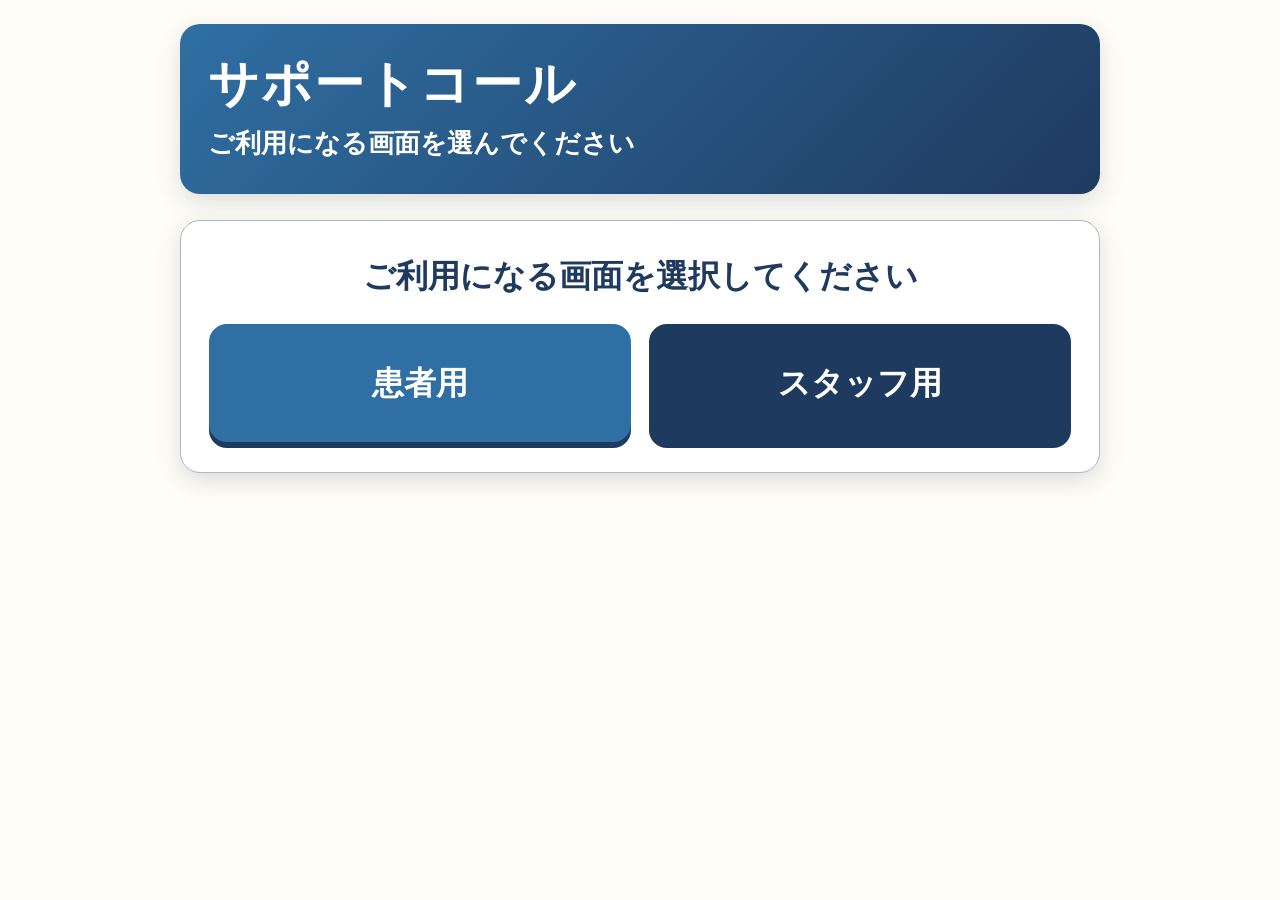
<file: index.html>
<!doctype html>
<html lang="ja">
<head>
  <meta charset="UTF-8">
  <meta name="viewport" content="width=device-width, initial-scale=1.0">
  <title>サポートコール</title>
  <style>
    :root { --page-bg:#FFFDF7; --heading:#1F3A5F; --text:#222; --button:#2F6FA3; --button-text:#FFF; --selected-bg:#EAF4FB; --border:#AEB8C2; --attention:#B23A48; --completed:#35652D; --completed-bg:#F0F8EE; }
    * { box-sizing:border-box; }
    body { margin:0; color:var(--text); background:var(--page-bg); font-family:-apple-system,BlinkMacSystemFont,"Yu Gothic",Meiryo,sans-serif; font-size:18px; line-height:1.6; overflow-x:hidden; }
    button { font:inherit; }
    .page { width:min(920px,calc(100% - 24px)); margin:auto; padding:24px 0 48px; }
    .hero { padding:30px 28px; color:var(--button-text); background:linear-gradient(135deg,var(--button),var(--heading)); border-radius:20px; box-shadow:0 8px 24px rgba(31,58,95,.16); }
    .hero h1 { margin:0; color:var(--button-text); font-size:clamp(2rem,5vw,3.1rem); line-height:1.25; letter-spacing:.04em; }
    .hero p { margin:7px 0 0; font-size:clamp(1.2rem,3vw,1.6rem); font-weight:bold; }
    .content, .mode-selection { margin-top:26px; padding:28px; background:var(--button-text); border:1px solid var(--border); border-radius:20px; box-shadow:0 8px 24px rgba(31,58,95,.16); }
    h2 { color:var(--heading); }
    .mode-selection { padding:30px 28px; }
    .mode-selection h2 { margin:0 0 22px; text-align:center; font-size:clamp(1.5rem,4vw,2rem); }
    .mode-buttons { display:grid; grid-template-columns:repeat(2,minmax(0,1fr)); gap:18px; }
    .mode-button { min-height:118px; padding:20px; color:var(--button-text); background:var(--button); border:4px solid var(--button); border-radius:18px; box-shadow:0 6px 0 var(--heading); cursor:pointer; font-size:clamp(1.45rem,4vw,2rem); font-weight:bold; }
    .mode-button.staff { background:var(--heading); border-color:var(--heading); }
    .mode-button:hover { filter:brightness(.92); }
    .mode-button:focus-visible, .back-button:focus-visible, .request-button:focus-visible, .submit-button:focus-visible, .action-button:focus-visible, .tab:focus-visible, .calendar-day:focus-visible, .month-button:focus-visible { outline:4px solid var(--attention); outline-offset:3px; }
    .screen[hidden], .mode-selection[hidden] { display:none; }
    .screen-title, .section-heading { margin:0 0 20px; color:var(--heading); font-size:clamp(1.4rem,3vw,1.8rem); }
    .back-button { min-height:56px; margin-top:18px; padding:10px 18px; color:var(--heading); background:var(--button-text); border:3px solid var(--border); border-radius:13px; cursor:pointer; font-size:1.1rem; font-weight:bold; }
    .room-field { margin:0 0 26px; }
    .room-label { display:block; margin-bottom:8px; font-size:1.25rem; font-weight:bold; }
    .room-input { width:min(100%,360px); min-height:68px; padding:12px 16px; color:var(--text); border:3px solid var(--border); border-radius:15px; font-size:1.55rem; font-weight:bold; }
    .room-input:focus { outline:4px solid var(--attention); outline-offset:3px; border-color:var(--button); }
    .room-error { min-height:29px; margin:6px 0 0; color:var(--attention); font-size:1.05rem; font-weight:bold; }
    .request-list { display:grid; gap:18px; margin:0; padding:0; list-style:none; }
    .patient-request-list { grid-template-columns:repeat(2,minmax(0,1fr)); gap:14px; }
    .request-button { position:relative; width:100%; min-height:82px; padding:16px 52px 16px 20px; color:var(--text); text-align:left; background:var(--button-text); border:3px solid var(--border); border-radius:15px; cursor:pointer; font-size:1.2rem; font-weight:bold; line-height:1.4; }
    .request-button::after { content:""; position:absolute; top:50%; right:18px; width:22px; height:22px; border:3px solid var(--border); border-radius:50%; transform:translateY(-50%); }
    .request-button:hover, .request-button[aria-pressed="true"] { border-color:var(--button); }
    .request-button[aria-pressed="true"] { color:var(--heading); background:var(--selected-bg); box-shadow:0 0 0 2px rgba(47,111,163,.2); }
    .request-button[aria-pressed="true"]::after { background:var(--button); border-color:var(--button); box-shadow:inset 0 0 0 5px var(--selected-bg); }
    .summary { min-height:42px; margin:22px 0 24px; padding:9px 14px; color:var(--text); background:var(--page-bg); border-left:5px solid var(--border); }
    .summary.selected { color:var(--heading); background:var(--selected-bg); border-left-color:var(--button); font-weight:bold; }
    .submit-button { display:block; width:min(100%,520px); min-height:76px; margin:auto; padding:15px 22px; color:var(--button-text); background:var(--button); border:0; border-radius:15px; box-shadow:0 5px 0 var(--heading); cursor:pointer; font-size:1.35rem; font-weight:bold; }
    .submit-button:hover:not(:disabled), .action-button:hover:not(:disabled) { filter:brightness(.9); }
    .submit-button:disabled, .action-button:disabled { color:var(--heading); background:var(--selected-bg); border:2px solid var(--border); cursor:not-allowed; box-shadow:none; }
    .message { display:none; margin:24px 0 0; padding:20px; color:var(--heading); background:var(--selected-bg); border:2px solid var(--button); border-radius:14px; font-size:1.3rem; font-weight:bold; text-align:center; }
    .message.visible { display:block; }
    .completion-panel { display:none; margin-top:24px; padding:24px; color:var(--heading); background:var(--completed-bg); border:3px solid #5C8D4E; border-radius:16px; text-align:center; }
    .completion-panel.visible { display:block; }
    .completion-panel h2 { margin:0 0 12px; color:var(--completed); font-size:clamp(1.5rem,4vw,2rem); }
    .completion-content { margin:8px 0; font-size:clamp(1.1rem,3vw,1.4rem); font-weight:bold; }
    .completion-time { margin:12px 0 0; color:var(--completed); font-size:clamp(1.35rem,4vw,1.9rem); font-weight:bold; line-height:1.4; }
    .tabs { display:grid; grid-template-columns:repeat(2,1fr); gap:12px; margin-bottom:22px; }
    .tab { min-height:60px; padding:10px 14px; color:var(--heading); background:var(--button-text); border:3px solid var(--border); border-radius:14px; cursor:pointer; font-size:1.2rem; font-weight:bold; }
    .tab[aria-selected="true"] { color:var(--button-text); background:var(--button); border-color:var(--button); }
    .request-card { display:grid; grid-template-columns:minmax(0,1fr) auto; gap:20px; align-items:center; min-width:0; padding:22px; border:3px solid var(--border); border-radius:18px; background:var(--button-text); }
    .request-card.completed { border-color:#7AA870; background:var(--completed-bg); }
    .room-number { margin:0; color:var(--heading); font-size:clamp(1.5rem,4vw,2.1rem); font-weight:bold; line-height:1.3; }
    .request-text { margin:7px 0 9px; font-size:clamp(1.2rem,3vw,1.55rem); font-weight:bold; line-height:1.45; overflow-wrap:anywhere; }
    .request-time, .completion-time { margin:0; font-size:1.05rem; font-weight:bold; }
    .status { display:inline-block; margin-top:12px; padding:5px 13px; border-radius:999px; font-size:1.05rem; font-weight:bold; }
    .status.pending { color:var(--attention); background:var(--selected-bg); border:2px solid var(--attention); }
    .status.confirmed { color:var(--heading); background:var(--selected-bg); border:2px solid var(--button); }
    .status.completed { color:var(--completed); background:var(--completed-bg); border:2px solid #5C8D4E; }
    .action-stack { display:grid; gap:12px; }
    .action-button { min-width:150px; min-height:64px; padding:12px 18px; color:var(--button-text); background:var(--button); border:0; border-radius:14px; box-shadow:0 5px 0 var(--heading); cursor:pointer; font-size:1.2rem; font-weight:bold; }
    .action-button.complete { background:var(--completed); box-shadow:0 5px 0 #24481F; }
    .empty { display:block; padding:22px; border:3px dashed var(--border); border-radius:16px; font-size:1.2rem; font-weight:bold; text-align:center; }
    .calendar-header { display:flex; justify-content:space-between; align-items:center; gap:12px; margin-bottom:16px; }
    .month-label { margin:0; color:var(--heading); font-size:clamp(1.5rem,4vw,2rem); }
    .month-button { min-width:78px; min-height:54px; color:var(--heading); background:var(--button-text); border:3px solid var(--border); border-radius:12px; cursor:pointer; font-size:1.15rem; font-weight:bold; }
    .calendar-grid { display:grid; grid-template-columns:repeat(7,1fr); gap:6px; }
    .weekday { padding:6px 2px; color:var(--heading); text-align:center; font-weight:bold; }
    .calendar-day { min-height:76px; padding:6px 3px; color:var(--text); background:var(--button-text); border:2px solid var(--border); border-radius:10px; cursor:pointer; font-weight:bold; }
    .calendar-day.empty-day { visibility:hidden; cursor:default; }
    .calendar-day.today { border:4px solid var(--attention); }
    .calendar-day.selected { background:var(--selected-bg); border-color:var(--button); }
    .day-number { display:block; font-size:1.2rem; }
    .day-count { display:block; margin-top:4px; color:var(--heading); font-size:.95rem; }
    .day-details { margin-top:20px; padding:18px; background:var(--page-bg); border-left:5px solid var(--button); border-radius:8px; }
    .day-details h3 { margin:0 0 12px; color:var(--heading); font-size:1.35rem; }
    .day-details p { margin:8px 0; font-size:1.1rem; font-weight:bold; overflow-wrap:anywhere; }
    @media (max-width:600px) {
      body { font-size:17px; }
      .page { width:100%; padding:8px 10px 32px; }
      .hero, .content, .mode-selection { margin-top:14px; padding:18px 14px; border-radius:15px; }
      .hero { margin-top:0; }
      .hero h1 { font-size:clamp(1.85rem,9vw,2.4rem); overflow-wrap:anywhere; }
      .hero p { font-size:1.1rem; line-height:1.45; }
      .mode-selection h2 { margin-bottom:16px; font-size:1.35rem; line-height:1.4; }
      .mode-buttons, .patient-request-list { grid-template-columns:1fr; gap:12px; }
      .mode-button { min-height:88px; padding:16px 12px; font-size:1.45rem; }
      .screen-title, .section-heading { margin-bottom:16px; font-size:1.35rem; line-height:1.4; overflow-wrap:anywhere; }
      .room-field { margin-bottom:20px; }
      .room-label { font-size:1.15rem; }
      .room-input { width:100%; min-height:60px; font-size:1.35rem; }
      .request-button { min-height:68px; padding:14px 48px 14px 14px; font-size:1.08rem; }
      .summary { margin:18px 0 20px; padding:8px 11px; overflow-wrap:anywhere; }
      .submit-button { min-height:68px; padding:13px 14px; font-size:1.2rem; }
      .message { margin-top:20px; padding:15px 12px; font-size:1.15rem; }
      .completion-panel { padding:18px 12px; }
      .tabs { gap:8px; margin-bottom:18px; }
      .tab { min-height:56px; padding:8px 6px; font-size:1.05rem; }
      .request-card { grid-template-columns:1fr; gap:14px; padding:15px; }
      .room-number { font-size:1.45rem; }
      .request-text { font-size:1.1rem; }
      .action-stack { gap:10px; }
      .action-button { width:100%; min-height:60px; font-size:1.1rem; }
      .back-button { width:100%; min-height:56px; margin-top:14px; }
      .calendar-header { gap:6px; margin-bottom:12px; }
      .month-label { font-size:1.35rem; text-align:center; }
      .month-button { min-width:62px; min-height:50px; padding:8px 5px; font-size:1rem; }
      .calendar-grid { gap:3px; }
      .weekday { padding:4px 0; font-size:.9rem; }
      .calendar-day { min-height:62px; padding:4px 1px; border-radius:8px; }
      .day-number { font-size:1.05rem; }
      .day-count { margin-top:2px; font-size:.72rem; }
      .day-details { margin-top:16px; padding:14px 11px; }
      .day-details h3 { font-size:1.2rem; }
    }
  </style>
</head>
<body>
  <main class="page">
    <header class="hero"><h1>サポートコール</h1><p id="hero-subtitle">ご利用になる画面を選んでください</p></header>
    <section id="mode-selection" class="mode-selection" aria-labelledby="mode-title"><h2 id="mode-title">ご利用になる画面を選択してください</h2><div class="mode-buttons"><button id="patient-mode" class="mode-button" type="button">患者用</button><button id="staff-mode" class="mode-button staff" type="button">スタッフ用</button></div></section>
    <section id="patient-screen" class="screen" hidden aria-labelledby="patient-title"><section class="content"><h2 id="patient-title" class="screen-title">患者用画面</h2><div class="room-field"><label class="room-label" for="room-number">部屋番号</label><input id="room-number" class="room-input" type="text" inputmode="numeric" autocomplete="off" placeholder="例：301" aria-describedby="room-error"><p id="room-error" class="room-error" aria-live="polite"></p></div><h2 class="section-heading">依頼する内容</h2><ul class="request-list patient-request-list"><li><button type="button" class="request-button" aria-pressed="false">買い物（売店へ買い物に行ってほしい）</button></li><li><button type="button" class="request-button" aria-pressed="false">掃除をしてほしい</button></li><li><button type="button" class="request-button" aria-pressed="false">お風呂の準備をしてほしい</button></li><li><button type="button" class="request-button" aria-pressed="false">ゴミを捨ててほしい</button></li><li><button type="button" class="request-button" aria-pressed="false">電気がつかない</button></li><li><button type="button" class="request-button" aria-pressed="false">物を探してほしい</button></li><li><button type="button" class="request-button" aria-pressed="false">トイレを片付けてほしい</button></li><li><button type="button" class="request-button" aria-pressed="false">家族に電話してほしい</button></li><li><button type="button" class="request-button" aria-pressed="false">シーツ交換をしてほしい</button></li><li><button type="button" class="request-button" aria-pressed="false">その他</button></li></ul><p id="summary" class="summary" aria-live="polite">依頼内容を選ぶと、ここに表示されます。</p><button id="submit" class="submit-button" type="button" disabled>この内容で依頼する</button><p id="message" class="message" role="status">サポートナースに依頼しました</p><section id="completion-panel" class="completion-panel" aria-live="polite" aria-labelledby="completion-title"><h2 id="completion-title">ご依頼への対応が完了しました</h2><p id="completion-content" class="completion-content"></p><p id="completion-time" class="completion-time"></p></section></section><button class="back-button" type="button">画面選択に戻る</button></section>
    <section id="staff-screen" class="screen" hidden aria-labelledby="staff-title"><section class="content"><h2 id="staff-title" class="screen-title">スタッフ用画面</h2><h2 class="section-heading">現在の依頼一覧</h2><div class="tabs" role="tablist" aria-label="依頼の表示切替"><button id="active-tab" class="tab" type="button" role="tab" aria-selected="true">対応中</button><button id="history-tab" class="tab" type="button" role="tab" aria-selected="false">対応履歴</button></div><ul id="request-list" class="request-list" aria-live="polite"></ul></section><section class="content" aria-labelledby="calendar-title"><h2 id="calendar-title" class="section-heading">対応カレンダー</h2><div class="calendar-header"><button id="previous-month" class="month-button" type="button">前月</button><h3 id="month-label" class="month-label"></h3><button id="next-month" class="month-button" type="button">次月</button></div><div id="calendar" class="calendar-grid" aria-label="対応カレンダー"></div><div id="day-details" class="day-details" aria-live="polite">日付を選ぶと、その日の対応履歴を表示します。</div></section><button class="back-button" type="button">画面選択に戻る</button></section>
  </main>
  <script>
    const REQUESTS_KEY='supportCallRequests';
    const modeSelection=document.querySelector('#mode-selection'),patientScreen=document.querySelector('#patient-screen'),staffScreen=document.querySelector('#staff-screen'),heroSubtitle=document.querySelector('#hero-subtitle');
    function showScreen(screen){const isPatient=screen==='patient';modeSelection.hidden=true;patientScreen.hidden=!isPatient;staffScreen.hidden=isPatient;heroSubtitle.textContent=isPatient?'サポートナースに依頼する内容を選んでください':'依頼の確認・対応を行ってください';if(!isPatient){migrateLegacyRequest();renderRequests();renderCalendar()}else renderCompletion()}
    function showModeSelection(){modeSelection.hidden=false;patientScreen.hidden=true;staffScreen.hidden=true;heroSubtitle.textContent='ご利用になる画面を選んでください'}
    document.querySelector('#patient-mode').addEventListener('click',()=>showScreen('patient'));document.querySelector('#staff-mode').addEventListener('click',()=>showScreen('staff'));document.querySelectorAll('.back-button').forEach(button=>button.addEventListener('click',showModeSelection));
    function getRequests(){try{return JSON.parse(localStorage.getItem(REQUESTS_KEY)||'[]')}catch(error){return[]}}
    function saveRequests(requests){localStorage.setItem(REQUESTS_KEY,JSON.stringify(requests))}
    function formatDateTime(value){return new Intl.DateTimeFormat('ja-JP',{year:'numeric',month:'long',day:'numeric',hour:'2-digit',minute:'2-digit'}).format(new Date(value))}
    function formatCompletion(value){const date=new Date(value);return `${date.getFullYear()}年${date.getMonth()+1}月${date.getDate()}日 ${date.getHours()}時${String(date.getMinutes()).padStart(2,'0')}分にスタッフが対応しました`}
    const patientButtons=document.querySelectorAll('.patient-request-list .request-button'),roomInput=document.querySelector('#room-number'),roomError=document.querySelector('#room-error'),submit=document.querySelector('#submit'),summary=document.querySelector('#summary'),message=document.querySelector('#message');let selected=null;
    function renderCompletion(){const room=roomInput.value.trim(),panel=document.querySelector('#completion-panel'),completed=getRequests().filter(request=>request.roomNumber===room&&request.status==='completed').sort((a,b)=>new Date(b.completedAt)-new Date(a.completedAt))[0];if(!room||!completed){panel.classList.remove('visible');return}document.querySelector('#completion-content').textContent=completed.requestContent;document.querySelector('#completion-time').textContent=formatCompletion(completed.completedAt);panel.classList.add('visible')}
    roomInput.addEventListener('input',()=>{roomError.textContent='';submit.disabled=!selected;renderCompletion()});patientButtons.forEach(button=>button.addEventListener('click',()=>{if(selected)selected.setAttribute('aria-pressed','false');selected=button;selected.setAttribute('aria-pressed','true');submit.disabled=false;summary.textContent=`選択中：${selected.textContent}`;summary.classList.add('selected');message.classList.remove('visible')}));
    submit.addEventListener('click',()=>{const roomNumber=roomInput.value.trim();if(!roomNumber){roomError.textContent='部屋番号を入力してください';roomInput.focus();return}if(!selected)return;const requests=getRequests(),request={id:`${Date.now()}-${Math.random().toString(36).slice(2,8)}`,roomNumber,requestContent:selected.textContent,requestedAt:new Date().toISOString(),status:'pending',confirmedAt:null,completedAt:null};requests.push(request);saveRequests(requests);sessionStorage.setItem('roomNumber',roomNumber);sessionStorage.setItem('requestContent',selected.textContent);message.classList.add('visible');renderCompletion()});
    let view='active',calendarDate=new Date(),selectedDateKey=null;const requestList=document.querySelector('#request-list');
    function migrateLegacyRequest(){if(getRequests().length)return;const room=sessionStorage.getItem('roomNumber'),text=sessionStorage.getItem('requestContent');if(room&&text)saveRequests([{id:`legacy-${Date.now()}`,roomNumber:room,requestContent:text,requestedAt:new Date().toISOString(),status:'pending',confirmedAt:null,completedAt:null}])}
    function updateRequest(id,changes){saveRequests(getRequests().map(request=>request.id===id?{...request,...changes}:request));renderRequests();renderCalendar()}
    function renderRequests(){const requests=getRequests().filter(request=>view==='active'?request.status!=='completed':request.status==='completed');if(!requests.length){const empty=document.createElement('li');empty.className='empty';empty.textContent=view==='active'?'現在、対応中の依頼はありません':'対応履歴はありません';requestList.replaceChildren(empty);return}requestList.replaceChildren(...requests.map(request=>{const item=document.createElement('li');item.className=`request-card${request.status==='completed'?' completed':''}`;const details=document.createElement('div'),room=document.createElement('p'),text=document.createElement('p'),time=document.createElement('p'),status=document.createElement('span');room.className='room-number';room.textContent=`${request.roomNumber}号室`;text.className='request-text';text.textContent=request.requestContent;time.className='request-time';time.textContent=`依頼日時 ${formatDateTime(request.requestedAt)}`;status.className=`status ${request.status}`;status.textContent=request.status==='pending'?'未確認':request.status==='confirmed'?'確認済み':'対応済み';details.append(room,text,time,status);if(request.completedAt){const completed=document.createElement('p');completed.className='completion-time';completed.textContent=`対応終了日時 ${formatDateTime(request.completedAt)}`;details.append(completed)}const actions=document.createElement('div');actions.className='action-stack';if(request.status!=='completed'){const confirm=document.createElement('button');confirm.type='button';confirm.className='action-button';confirm.textContent=request.status==='confirmed'?'確認済み':'確認する';confirm.disabled=request.status==='confirmed';confirm.addEventListener('click',()=>updateRequest(request.id,{status:'confirmed',confirmedAt:new Date().toISOString()}));const complete=document.createElement('button');complete.type='button';complete.className='action-button complete';complete.textContent='対応終了';complete.addEventListener('click',()=>updateRequest(request.id,{status:'completed',completedAt:new Date().toISOString()}));actions.append(confirm,complete)}item.append(details,actions);return item}))}
    function dateKey(value){const date=new Date(value);return `${date.getFullYear()}-${String(date.getMonth()+1).padStart(2,'0')}-${String(date.getDate()).padStart(2,'0')}`}
    function formatTime(value){return new Intl.DateTimeFormat('ja-JP',{hour:'2-digit',minute:'2-digit'}).format(new Date(value))}
    function renderCalendar(){const year=calendarDate.getFullYear(),month=calendarDate.getMonth(),completed=getRequests().filter(request=>request.status==='completed'&&request.completedAt);document.querySelector('#month-label').textContent=`${year}年${month+1}月`;const calendar=document.querySelector('#calendar');calendar.replaceChildren();['日','月','火','水','木','金','土'].forEach(day=>{const cell=document.createElement('div');cell.className='weekday';cell.textContent=day;calendar.append(cell)});const firstDay=new Date(year,month,1).getDay(),days=new Date(year,month+1,0).getDate(),today=dateKey(new Date());for(let i=0;i<firstDay;i++){const blank=document.createElement('div');blank.className='calendar-day empty-day';calendar.append(blank)}for(let day=1;day<=days;day++){const key=`${year}-${String(month+1).padStart(2,'0')}-${String(day).padStart(2,'0')}`,entries=completed.filter(request=>dateKey(request.completedAt)===key),button=document.createElement('button');button.type='button';button.className=`calendar-day${key===today?' today':''}${key===selectedDateKey?' selected':''}`;button.innerHTML=`<span class="day-number">${day}</span><span class="day-count">${entries.length?`${entries.length}件`:''}</span>`;button.setAttribute('aria-label',`${month+1}月${day}日${entries.length?` 対応${entries.length}件`:''}`);button.addEventListener('click',()=>{selectedDateKey=key;renderCalendar();renderDayDetails(key)});calendar.append(button)}}
    function renderDayDetails(key){const details=document.querySelector('#day-details'),entries=getRequests().filter(request=>request.status==='completed'&&request.completedAt&&dateKey(request.completedAt)===key);if(!entries.length){details.textContent='この日の対応履歴はありません。';return}const [year,month,day]=key.split('-').map(Number);details.replaceChildren();const heading=document.createElement('h3');heading.textContent=`${month}月${day}日の対応`;details.append(heading);entries.forEach(request=>{const row=document.createElement('p');row.textContent=`${request.roomNumber}号室　${request.requestContent}　${formatTime(request.completedAt)} 対応終了`;details.append(row)})}
    document.querySelector('#active-tab').addEventListener('click',()=>{view='active';document.querySelector('#active-tab').setAttribute('aria-selected','true');document.querySelector('#history-tab').setAttribute('aria-selected','false');renderRequests()});document.querySelector('#history-tab').addEventListener('click',()=>{view='history';document.querySelector('#active-tab').setAttribute('aria-selected','false');document.querySelector('#history-tab').setAttribute('aria-selected','true');renderRequests()});document.querySelector('#previous-month').addEventListener('click',()=>{calendarDate.setMonth(calendarDate.getMonth()-1);selectedDateKey=null;renderCalendar();document.querySelector('#day-details').textContent='日付を選ぶと、その日の対応履歴を表示します。'});document.querySelector('#next-month').addEventListener('click',()=>{calendarDate.setMonth(calendarDate.getMonth()+1);selectedDateKey=null;renderCalendar();document.querySelector('#day-details').textContent='日付を選ぶと、その日の対応履歴を表示します。'});window.addEventListener('storage',()=>{renderCompletion();if(!staffScreen.hidden){renderRequests();renderCalendar();if(selectedDateKey)renderDayDetails(selectedDateKey)}});renderCalendar();
  </script>
</body>
</html>
</file>
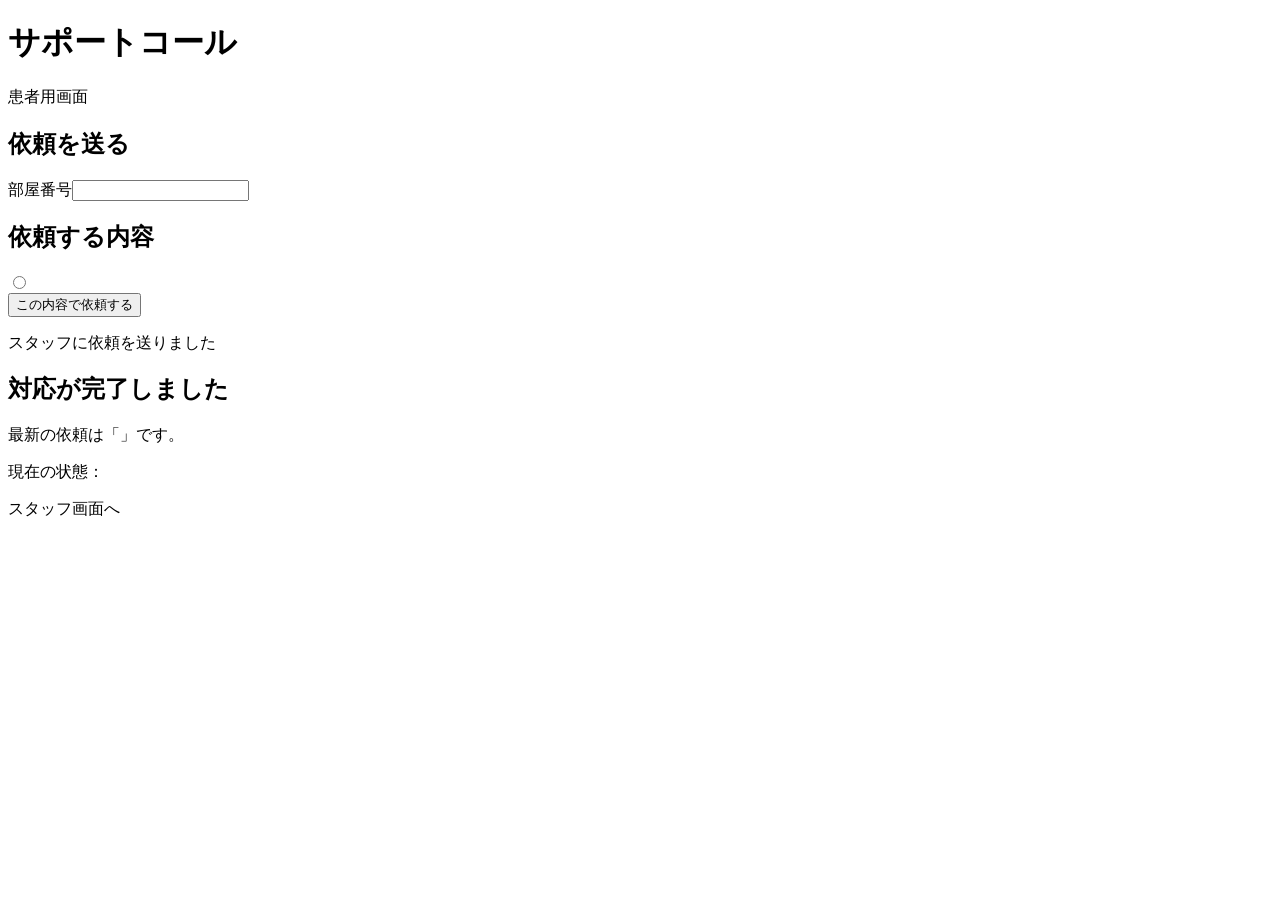
<file: src/main/resources/templates/index.html>
<!doctype html><html lang="ja" xmlns:th="http://www.thymeleaf.org"><head><meta charset="UTF-8"><meta name="viewport" content="width=device-width,initial-scale=1"><title>サポートコール</title><link rel="stylesheet" th:href="@{/css/style.css}"></head><body><main class="page"><header class="hero"><h1>サポートコール</h1><p>患者用画面</p></header><section class="content"><h2>依頼を送る</h2><form th:action="@{/requests}" method="post"><label for="roomNumber">部屋番号</label><input class="room-input" id="roomNumber" name="roomNumber" th:value="${roomNumber}" inputmode="numeric" required><h2>依頼する内容</h2><div class="request-list"><label class="request-button" th:each="content : ${ {'買い物','掃除','お風呂の準備','ゴミ捨て','電気がつかない','物を探してほしい','トイレを片付けてほしい','家族に電話してほしい','シーツ交換','その他'} }"><input type="radio" name="requestContent" th:value="${content}" required><span th:text="${content}"></span></label></div><button class="submit-button" type="submit">この内容で依頼する</button></form><p class="message" th:if="${param.sent}">スタッフに依頼を送りました</p><section class="completion-panel" th:if="${latest != null and latest.status == 'completed'}"><h2>対応が完了しました</h2><p th:text="${latest.requestContent}"></p><p th:text="${#temporals.format(latest.completedAt,'yyyy年M月d日 HH:mm')} + ' にスタッフが対応しました'"></p></section><section class="completion-panel" th:if="${latest != null and latest.status != 'completed'}"><p>最新の依頼は「<span th:text="${latest.requestContent}"></span>」です。</p><p>現在の状態：<span th:text="${latest.status == 'pending' ? '未確認' : '確認済み'}"></span></p></section></section><a class="link-button" th:href="@{/staff}">スタッフ画面へ</a></main></body></html>
</file>
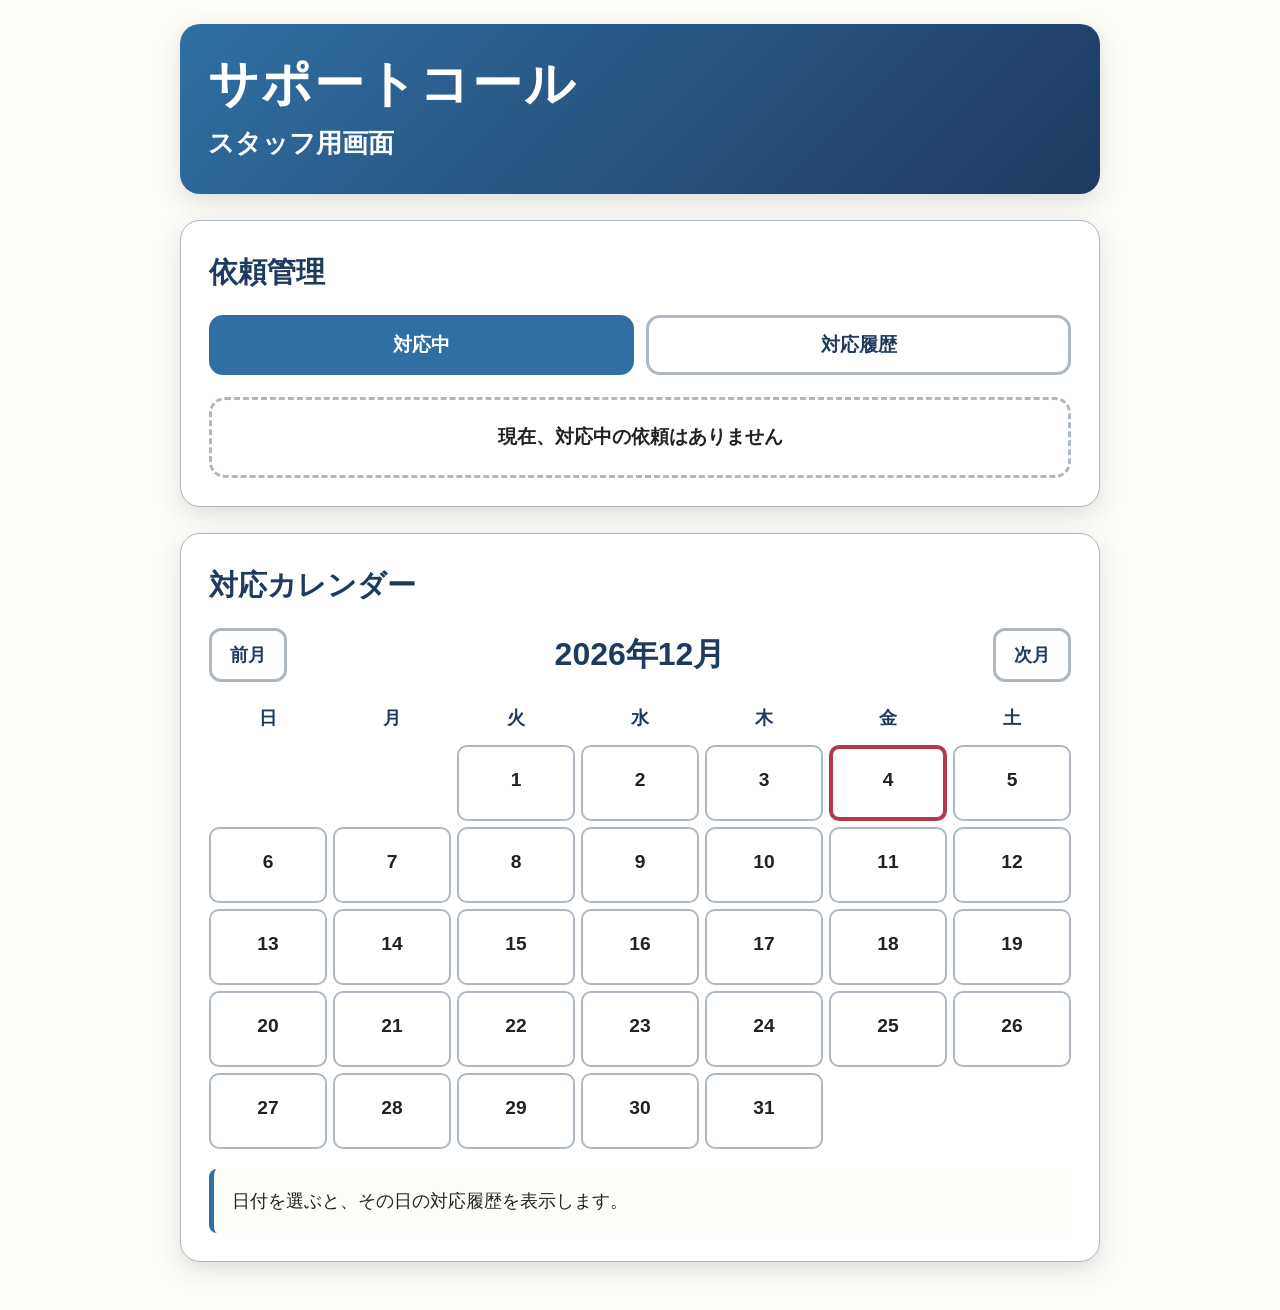
<file: staff.html>
<!doctype html>
<html lang="ja">
<head>
  <meta charset="UTF-8">
  <meta name="viewport" content="width=device-width, initial-scale=1.0">
  <title>サポートコール｜スタッフ用画面</title>
  <style>
    :root { --page-bg:#FFFDF7; --heading:#1F3A5F; --text:#222; --button:#2F6FA3; --button-text:#FFF; --selected-bg:#EAF4FB; --border:#AEB8C2; --attention:#B23A48; --completed:#35652D; --completed-bg:#F0F8EE; }
    * { box-sizing:border-box; }
    body { margin:0; color:var(--text); background:var(--page-bg); font-family:-apple-system,BlinkMacSystemFont,"Yu Gothic",Meiryo,sans-serif; font-size:18px; line-height:1.6; }
    button { font:inherit; }
    .page { width:min(920px,calc(100% - 24px)); margin:auto; padding:24px 0 48px; }
    .hero { padding:30px 28px; color:var(--button-text); background:linear-gradient(135deg,var(--button),var(--heading)); border-radius:20px; box-shadow:0 8px 24px rgba(31,58,95,.16); }
    h1 { margin:0; font-size:clamp(2rem,5vw,3.1rem); line-height:1.25; letter-spacing:.04em; }
    .subtitle { margin:7px 0 0; font-size:clamp(1.25rem,3vw,1.6rem); font-weight:bold; }
    .content { margin-top:26px; padding:28px; background:var(--button-text); border:1px solid var(--border); border-radius:20px; box-shadow:0 8px 24px rgba(31,58,95,.16); }
    .section-heading { margin:0 0 20px; color:var(--heading); font-size:clamp(1.4rem,3vw,1.8rem); }
    .tabs { display:grid; grid-template-columns:repeat(2,1fr); gap:12px; margin-bottom:22px; }
    .tab { min-height:60px; padding:10px 14px; color:var(--heading); background:var(--button-text); border:3px solid var(--border); border-radius:14px; cursor:pointer; font-size:1.2rem; font-weight:bold; }
    .tab[aria-selected="true"] { color:var(--button-text); background:var(--button); border-color:var(--button); }
    .request-list { display:grid; gap:18px; margin:0; padding:0; list-style:none; }
    .request-card { display:grid; grid-template-columns:minmax(0,1fr) auto; gap:20px; align-items:center; padding:22px; border:3px solid var(--border); border-radius:18px; background:var(--button-text); }
    .request-card.completed { border-color:#7AA870; background:var(--completed-bg); }
    .room-number { margin:0; color:var(--heading); font-size:clamp(1.5rem,4vw,2.1rem); font-weight:bold; line-height:1.3; }
    .request-text { margin:7px 0 9px; font-size:clamp(1.2rem,3vw,1.55rem); font-weight:bold; line-height:1.45; }
    .request-time, .completion-time { margin:0; font-size:1.05rem; font-weight:bold; }
    .status { display:inline-block; margin-top:12px; padding:5px 13px; border-radius:999px; font-size:1.05rem; font-weight:bold; }
    .status.pending { color:var(--attention); background:var(--selected-bg); border:2px solid var(--attention); }
    .status.confirmed { color:var(--heading); background:var(--selected-bg); border:2px solid var(--button); }
    .status.completed { color:var(--completed); background:var(--completed-bg); border:2px solid #5C8D4E; }
    .action-stack { display:grid; gap:12px; }
    .action-button { min-width:150px; min-height:64px; padding:12px 18px; color:var(--button-text); background:var(--button); border:0; border-radius:14px; box-shadow:0 5px 0 var(--heading); cursor:pointer; font-size:1.2rem; font-weight:bold; }
    .action-button.complete { background:var(--completed); box-shadow:0 5px 0 #24481F; }
    .action-button:hover:not(:disabled) { filter:brightness(.9); }
    .action-button:focus-visible, .tab:focus-visible, .calendar-day:focus-visible, .month-button:focus-visible { outline:4px solid var(--attention); outline-offset:3px; }
    .action-button:disabled { color:var(--heading); background:var(--selected-bg); box-shadow:none; cursor:default; }
    .completion-time { margin-top:10px; color:var(--completed); font-size:1.15rem; }
    .empty { display:block; padding:22px; border:3px dashed var(--border); border-radius:16px; font-size:1.2rem; font-weight:bold; text-align:center; }
    .calendar-header { display:flex; justify-content:space-between; align-items:center; gap:12px; margin-bottom:16px; }
    .month-label { margin:0; color:var(--heading); font-size:clamp(1.5rem,4vw,2rem); }
    .month-button { min-width:78px; min-height:54px; color:var(--heading); background:var(--button-text); border:3px solid var(--border); border-radius:12px; cursor:pointer; font-size:1.15rem; font-weight:bold; }
    .calendar-grid { display:grid; grid-template-columns:repeat(7,1fr); gap:6px; }
    .weekday { padding:6px 2px; color:var(--heading); text-align:center; font-weight:bold; }
    .calendar-day { min-height:76px; padding:6px 3px; color:var(--text); background:var(--button-text); border:2px solid var(--border); border-radius:10px; cursor:pointer; font-weight:bold; }
    .calendar-day.empty-day { visibility:hidden; cursor:default; }
    .calendar-day.today { border:4px solid var(--attention); }
    .calendar-day.selected { background:var(--selected-bg); border-color:var(--button); }
    .day-number { display:block; font-size:1.2rem; }
    .day-count { display:block; margin-top:4px; color:var(--heading); font-size:.95rem; }
    .day-details { margin-top:20px; padding:18px; background:var(--page-bg); border-left:5px solid var(--button); border-radius:8px; }
    .day-details h3 { margin:0 0 12px; color:var(--heading); font-size:1.35rem; }
    .day-details p { margin:8px 0; font-size:1.1rem; font-weight:bold; }
    @media (max-width:620px) { .page{padding-top:10px;} .hero,.content{padding:22px 18px;border-radius:16px;} .request-card{grid-template-columns:1fr;gap:16px;padding:18px;} .action-button{width:100%;} .calendar-grid{gap:3px;} .calendar-day{min-height:68px;padding:4px 1px;} .day-count{font-size:.8rem;} }
  </style>
</head>
<body>
  <main class="page">
    <header class="hero"><h1>サポートコール</h1><p class="subtitle">スタッフ用画面</p></header>
    <section class="content" aria-labelledby="request-title"><h2 id="request-title" class="section-heading">依頼管理</h2>
      <div class="tabs" role="tablist" aria-label="依頼の表示切替"><button id="active-tab" class="tab" type="button" role="tab" aria-selected="true">対応中</button><button id="history-tab" class="tab" type="button" role="tab" aria-selected="false">対応履歴</button></div>
      <ul id="request-list" class="request-list" aria-live="polite"></ul>
    </section>
    <section class="content" aria-labelledby="calendar-title"><h2 id="calendar-title" class="section-heading">対応カレンダー</h2>
      <div class="calendar-header"><button id="previous-month" class="month-button" type="button">前月</button><h3 id="month-label" class="month-label"></h3><button id="next-month" class="month-button" type="button">次月</button></div>
      <div id="calendar" class="calendar-grid" aria-label="対応カレンダー"></div><div id="day-details" class="day-details" aria-live="polite">日付を選ぶと、その日の対応履歴を表示します。</div>
    </section>
  </main>
  <script>
    const REQUESTS_KEY='supportCallRequests', requestList=document.querySelector('#request-list'); let view='active', calendarDate=new Date(), selectedDateKey=null;
    function getRequests(){try{return JSON.parse(localStorage.getItem(REQUESTS_KEY)||'[]')}catch(error){return[]}}
    function saveRequests(requests){localStorage.setItem(REQUESTS_KEY,JSON.stringify(requests))}
    function formatTime(value){return new Intl.DateTimeFormat('ja-JP',{hour:'2-digit',minute:'2-digit'}).format(new Date(value))}
    function formatDateTime(value){return new Intl.DateTimeFormat('ja-JP',{year:'numeric',month:'long',day:'numeric',hour:'2-digit',minute:'2-digit'}).format(new Date(value))}
    function dateKey(value){const date=new Date(value);return `${date.getFullYear()}-${String(date.getMonth()+1).padStart(2,'0')}-${String(date.getDate()).padStart(2,'0')}`}
    function migrateLegacyRequest(){if(getRequests().length)return;const room=sessionStorage.getItem('roomNumber'),text=sessionStorage.getItem('requestContent');if(room&&text)saveRequests([{id:`legacy-${Date.now()}`,roomNumber:room,requestContent:text,requestedAt:new Date().toISOString(),status:'pending',confirmedAt:null,completedAt:null}])}
    function updateRequest(id,changes){saveRequests(getRequests().map(request=>request.id===id?{...request,...changes}:request));renderRequests();renderCalendar()}
    function renderRequests(){const requests=getRequests().filter(request=>view==='active'?request.status!=='completed':request.status==='completed');if(!requests.length){const empty=document.createElement('li');empty.className='empty';empty.textContent=view==='active'?'現在、対応中の依頼はありません':'対応履歴はありません';requestList.replaceChildren(empty);return}requestList.replaceChildren(...requests.map(request=>{const item=document.createElement('li');item.className=`request-card${request.status==='completed'?' completed':''}`;const details=document.createElement('div'),room=document.createElement('p'),text=document.createElement('p'),time=document.createElement('p'),status=document.createElement('span');room.className='room-number';room.textContent=`${request.roomNumber}号室`;text.className='request-text';text.textContent=request.requestContent;time.className='request-time';time.textContent=`依頼日時 ${formatDateTime(request.requestedAt)}`;status.className=`status ${request.status}`;status.textContent=request.status==='pending'?'未確認':request.status==='confirmed'?'確認済み':'対応済み';details.append(room,text,time,status);if(request.completedAt){const completed=document.createElement('p');completed.className='completion-time';completed.textContent=`対応終了日時 ${formatDateTime(request.completedAt)}`;details.append(completed)}const actions=document.createElement('div');actions.className='action-stack';if(request.status!=='completed'){const confirm=document.createElement('button');confirm.type='button';confirm.className='action-button';confirm.textContent=request.status==='confirmed'?'確認済み':'確認する';confirm.disabled=request.status==='confirmed';confirm.addEventListener('click',()=>updateRequest(request.id,{status:'confirmed',confirmedAt:new Date().toISOString()}));const complete=document.createElement('button');complete.type='button';complete.className='action-button complete';complete.textContent='対応終了';complete.addEventListener('click',()=>updateRequest(request.id,{status:'completed',completedAt:new Date().toISOString()}));actions.append(confirm,complete)}item.append(details,actions);return item}))}
    function renderCalendar(){const year=calendarDate.getFullYear(),month=calendarDate.getMonth(),completed=getRequests().filter(request=>request.status==='completed'&&request.completedAt);document.querySelector('#month-label').textContent=`${year}年${month+1}月`;const calendar=document.querySelector('#calendar');calendar.replaceChildren();['日','月','火','水','木','金','土'].forEach(day=>{const cell=document.createElement('div');cell.className='weekday';cell.textContent=day;calendar.append(cell)});const firstDay=new Date(year,month,1).getDay(),days=new Date(year,month+1,0).getDate(),today=dateKey(new Date());for(let i=0;i<firstDay;i++){const blank=document.createElement('div');blank.className='calendar-day empty-day';calendar.append(blank)}for(let day=1;day<=days;day++){const key=`${year}-${String(month+1).padStart(2,'0')}-${String(day).padStart(2,'0')}`,entries=completed.filter(request=>dateKey(request.completedAt)===key),button=document.createElement('button');button.type='button';button.className=`calendar-day${key===today?' today':''}${key===selectedDateKey?' selected':''}`;button.innerHTML=`<span class="day-number">${day}</span><span class="day-count">${entries.length?`${entries.length}件`:''}</span>`;button.setAttribute('aria-label',`${month+1}月${day}日${entries.length?` 対応${entries.length}件`:''}`);button.addEventListener('click',()=>{selectedDateKey=key;renderCalendar();renderDayDetails(key)});calendar.append(button)}}
    function renderDayDetails(key){const details=document.querySelector('#day-details'),entries=getRequests().filter(request=>request.status==='completed'&&request.completedAt&&dateKey(request.completedAt)===key);if(!entries.length){details.textContent='この日の対応履歴はありません。';return}const [year,month,day]=key.split('-').map(Number);details.replaceChildren();const heading=document.createElement('h3');heading.textContent=`${month}月${day}日の対応`;details.append(heading);entries.forEach(request=>{const row=document.createElement('p');row.textContent=`${request.roomNumber}号室　${request.requestContent}　${formatTime(request.completedAt)} 対応終了`;details.append(row)})}
    document.querySelector('#active-tab').addEventListener('click',()=>{view='active';document.querySelector('#active-tab').setAttribute('aria-selected','true');document.querySelector('#history-tab').setAttribute('aria-selected','false');renderRequests()});document.querySelector('#history-tab').addEventListener('click',()=>{view='history';document.querySelector('#active-tab').setAttribute('aria-selected','false');document.querySelector('#history-tab').setAttribute('aria-selected','true');renderRequests()});document.querySelector('#previous-month').addEventListener('click',()=>{calendarDate.setMonth(calendarDate.getMonth()-1);selectedDateKey=null;renderCalendar();document.querySelector('#day-details').textContent='日付を選ぶと、その日の対応履歴を表示します。'});document.querySelector('#next-month').addEventListener('click',()=>{calendarDate.setMonth(calendarDate.getMonth()+1);selectedDateKey=null;renderCalendar();document.querySelector('#day-details').textContent='日付を選ぶと、その日の対応履歴を表示します。'});window.addEventListener('storage',()=>{renderRequests();renderCalendar();if(selectedDateKey)renderDayDetails(selectedDateKey)});migrateLegacyRequest();renderRequests();renderCalendar();
  </script>
</body>
</html>
</file>
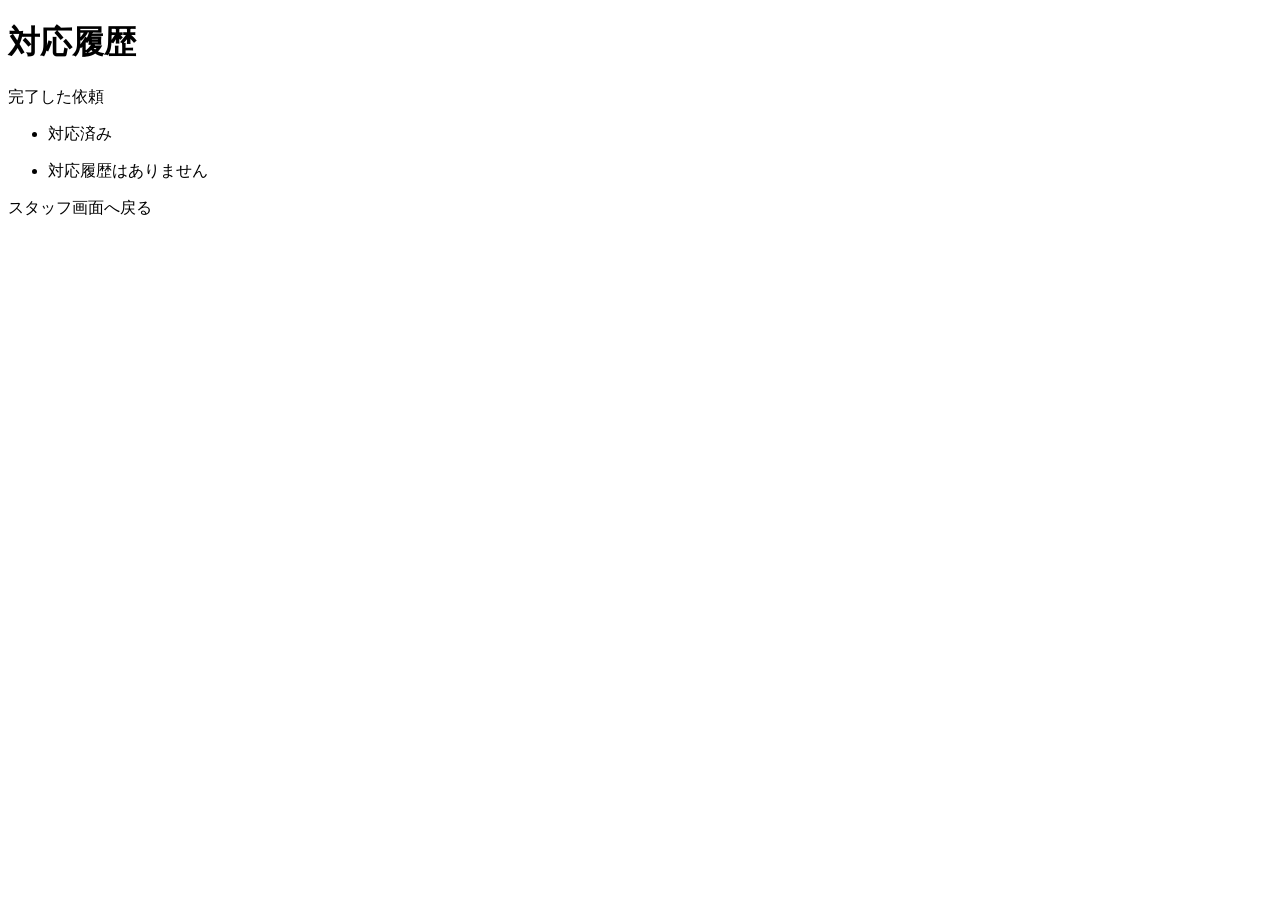
<file: src/main/resources/templates/history.html>
<!doctype html><html lang="ja" xmlns:th="http://www.thymeleaf.org"><head><meta charset="UTF-8"><meta name="viewport" content="width=device-width,initial-scale=1"><title>対応履歴</title><link rel="stylesheet" th:href="@{/css/style.css}"></head><body><main class="page"><header class="hero"><h1>対応履歴</h1><p>完了した依頼</p></header><section class="content"><ul class="request-list"><li class="request-card completed" th:each="request : ${requests}"><div><p class="room-number" th:text="${request.roomNumber + '号室'}"></p><p th:text="${request.requestContent}"></p><span class="status completed">対応済み</span><p th:text="${'対応終了日時 ' + #temporals.format(request.completedAt,'yyyy年M月d日 HH:mm')}"></p></div></li><li class="empty" th:if="${#lists.isEmpty(requests)}">対応履歴はありません</li></ul><a class="link-button" th:href="@{/staff}">スタッフ画面へ戻る</a></section></main></body></html>
</file>
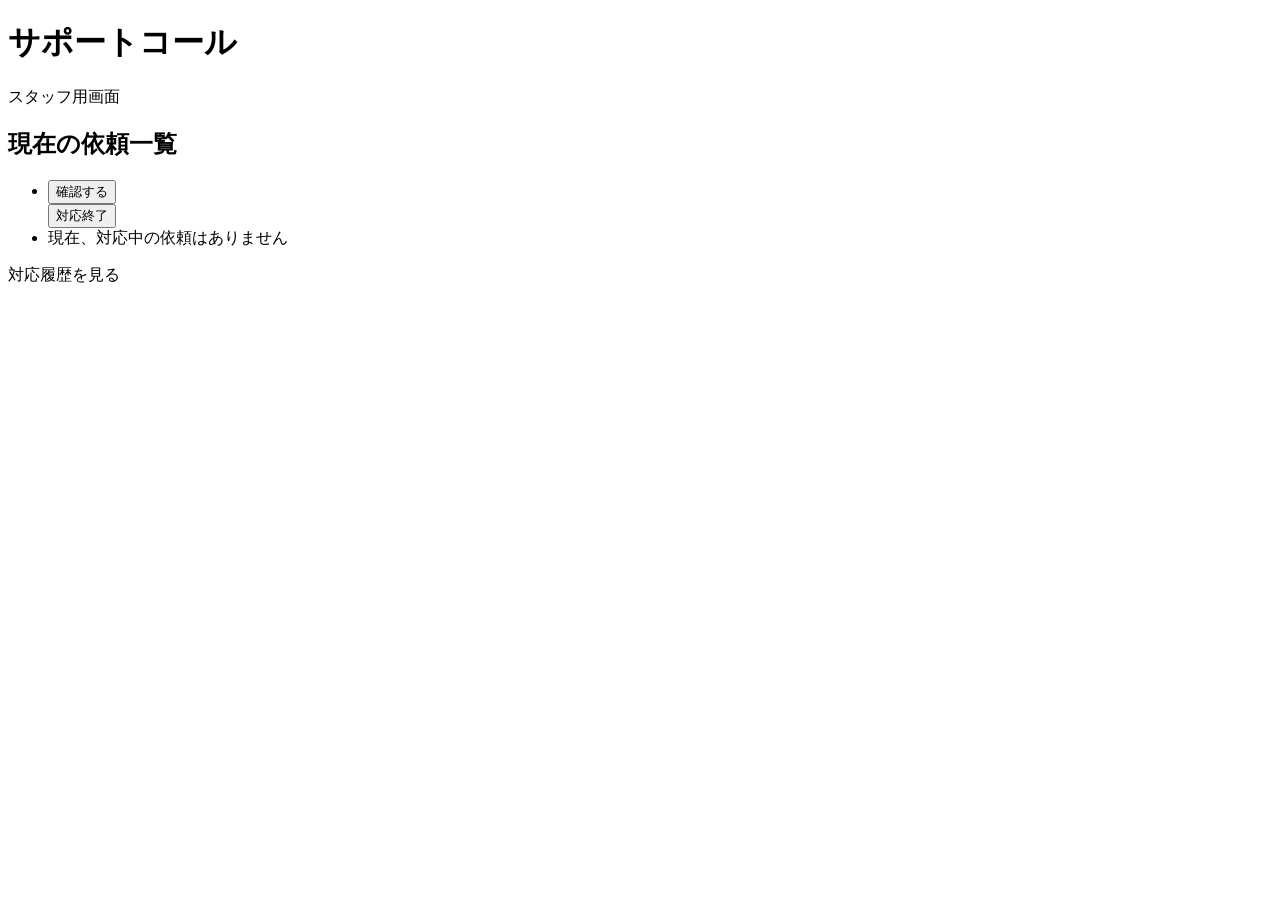
<file: src/main/resources/templates/staff.html>
<!doctype html><html lang="ja" xmlns:th="http://www.thymeleaf.org"><head><meta charset="UTF-8"><meta name="viewport" content="width=device-width,initial-scale=1"><title>スタッフ画面</title><link rel="stylesheet" th:href="@{/css/style.css}"></head><body><main class="page"><header class="hero"><h1>サポートコール</h1><p>スタッフ用画面</p></header><section class="content"><h2>現在の依頼一覧</h2><ul class="request-list"><li class="request-card" th:each="request : ${requests}"><div><p class="room-number" th:text="${request.roomNumber + '号室'}"></p><p th:text="${request.requestContent}"></p><p th:text="${'依頼日時 ' + #temporals.format(request.requestedAt,'yyyy年M月d日 HH:mm')}"></p><span class="status" th:classappend="${request.status}" th:text="${request.status == 'pending' ? '未確認' : '確認済み'}"></span></div><div class="action-stack"><form th:if="${request.status == 'pending'}" th:action="@{'/staff/requests/' + request.id + '/confirm'}" method="post"><button class="action-button" type="submit">確認する</button></form><form th:if="${request.status == 'confirmed'}" th:action="@{'/staff/requests/' + request.id + '/complete'}" method="post"><button class="action-button complete" type="submit">対応終了</button></form></div></li><li class="empty" th:if="${#lists.isEmpty(requests)}">現在、対応中の依頼はありません</li></ul><a class="link-button" th:href="@{/staff/history}">対応履歴を見る</a></section></main></body></html>
</file>
